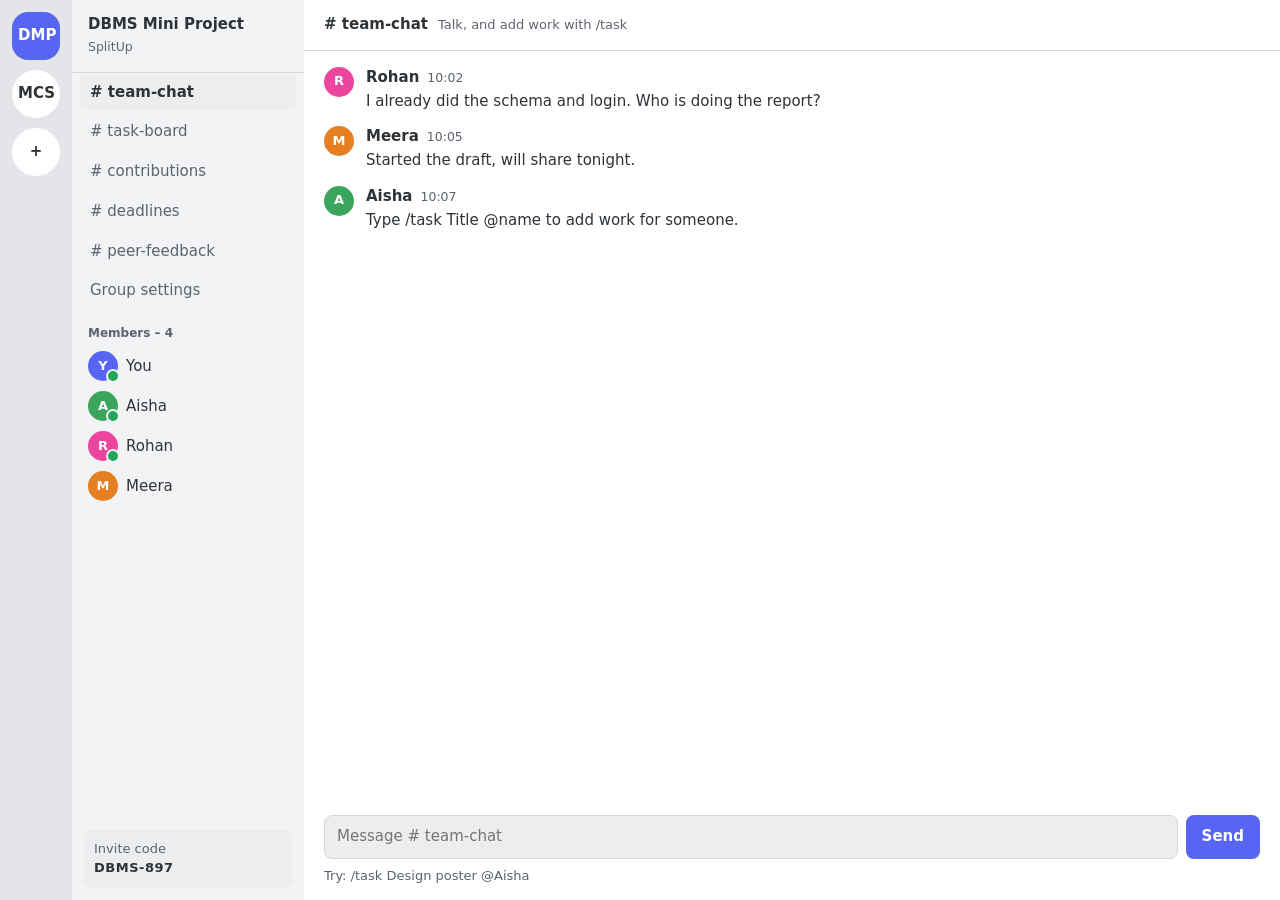
<file: index.htm>
<!DOCTYPE html>
<html lang="en">
<head>
<meta charset="utf-8">
<meta name="viewport" content="width=device-width, initial-scale=1, viewport-fit=cover">
<title>SplitUp – Group Project Coordinator</title>
<link rel="stylesheet" href="style.css">
<script src="script.js" defer></script>
</head>
<body>
<div class="app">
  <nav class="rail" id="rail" aria-label="Teams"></nav>
  <aside class="side" id="side"></aside>
  <main><div class="top" id="top"></div><div class="body" id="body"></div><div id="foot"></div></main>
</div>

</body>
</html>
</file>
<file: style.css>
:root{--bg0:#1e1f22;--bg1:#2b2d31;--bg2:#313338;--bg3:#383a40;--tx:#dbdee1;--mut:#949ba4;--acc:#5865f2;--ok:#23a55a;--warn:#f0b232;--bad:#f23f42;--line:#3f4147;
box-sizing:border-box;padding-top:env(safe-area-inset-top,0px);padding-bottom:env(safe-area-inset-bottom,0px)}
@media (prefers-color-scheme:light){:root:not([data-theme="dark"]){--bg0:#e3e5e8;--bg1:#f2f3f5;--bg2:#fff;--bg3:#ebedef;--tx:#2e3338;--mut:#5c6370;--line:#d4d7dc}}
*{box-sizing:border-box}
html,body{height:100%;margin:0}
body{background:var(--bg2);color:var(--tx);font:15px/1.45 'Segoe UI',system-ui,-apple-system,sans-serif;overflow-x:hidden}
button,input,select{font:inherit;color:inherit}
button{cursor:pointer}
:focus-visible{outline:2px solid var(--acc);outline-offset:2px}
.app{display:grid;grid-template-columns:72px 232px 1fr;height:100%}
.rail{background:var(--bg0);display:flex;flex-direction:column;align-items:center;gap:10px;padding:12px 0;overflow-y:auto}
.rail button{width:48px;height:48px;border:0;border-radius:24px;background:var(--bg2);font-weight:700;transition:border-radius .15s,background .15s}
.rail button:hover,.rail button.on{border-radius:16px;background:var(--acc);color:#fff}
.side{background:var(--bg1);display:flex;flex-direction:column;min-height:0;overflow-y:auto}
.side h2{margin:0;padding:14px 16px;font-size:15px;border-bottom:1px solid var(--line)}
.ch{display:block;width:calc(100% - 16px);margin:2px 8px;padding:7px 10px;border:0;border-radius:6px;background:none;text-align:left;color:var(--mut)}
.ch:hover{background:var(--bg3);color:var(--tx)}
.ch.on{background:var(--bg3);color:var(--tx);font-weight:600}
.lbl{padding:14px 16px 4px;color:var(--mut);font-size:12px;font-weight:600}
.mem{display:flex;align-items:center;gap:8px;padding:5px 16px}
.av{width:30px;height:30px;border-radius:50%;display:grid;place-items:center;color:#fff;font-weight:700;font-size:13px;flex:none;position:relative}
.av.on::after{content:"";position:absolute;right:-2px;bottom:-2px;width:10px;height:10px;border-radius:50%;background:var(--ok);border:2px solid var(--bg1)}
.code{margin:auto 12px 12px;padding:10px;border-radius:8px;background:var(--bg3);font-size:13px;color:var(--mut)}
.code b{color:var(--tx);letter-spacing:.5px}
main{display:flex;flex-direction:column;min-width:0;min-height:0}
.top{padding:14px 20px;border-bottom:1px solid var(--line);font-weight:700}
.top span{color:var(--mut);font-weight:400;margin-left:10px;font-size:13px}
.body{flex:1;overflow-y:auto;padding:16px 20px;min-height:0}
.msg{display:flex;gap:12px;margin:0 0 14px}
.msg b{margin-right:8px}
.msg small{color:var(--mut)}
.msg p{margin:2px 0 0;overflow-wrap:anywhere}
.bot{background:var(--acc);color:#fff;font-size:10px;padding:1px 5px;border-radius:4px;margin-right:8px;vertical-align:1px}
.composer{padding:0 20px 16px;display:flex;gap:8px}
input,select{background:var(--bg3);border:1px solid var(--line);border-radius:8px;padding:10px 12px;min-width:0}
.composer input{flex:1}
.btn{background:var(--acc);color:#fff;border:0;border-radius:8px;padding:9px 16px;font-weight:600}
.btn.ghost{background:var(--bg3);color:var(--tx)}
.btn.danger{background:var(--bad);color:#fff}
.btn.danger.ghost{background:transparent;color:var(--bad);border:1px solid var(--bad)}
.btn.small{padding:5px 9px;font-size:13px}
.hint{color:var(--mut);font-size:13px;padding:0 20px 14px;margin-top:-8px}
.board{display:grid;grid-template-columns:repeat(3,minmax(0,1fr));gap:14px}
.col{background:var(--bg1);border-radius:10px;padding:12px;min-height:120px}
.col h3{margin:0 0 10px;font-size:14px;display:flex;justify-content:space-between}
.card{background:var(--bg3);border-radius:8px;padding:10px;margin-bottom:10px;border-left:4px solid var(--acc)}
.card p{margin:0 0 8px;overflow-wrap:anywhere}
.card .meta{display:flex;justify-content:space-between;align-items:center;gap:6px;color:var(--mut);font-size:12px;flex-wrap:wrap}
.chip{padding:2px 8px;border-radius:10px;color:#fff;font-size:12px}
.mv{border:1px solid var(--line);background:none;border-radius:6px;padding:3px 8px;font-size:12px;margin-top:8px}
.mv:hover{background:var(--acc);color:#fff;border-color:var(--acc)}
.add{display:flex;gap:8px;flex-wrap:wrap;margin-bottom:16px}
.add input[type=text]{flex:1;min-width:160px}
.row{display:flex;align-items:center;gap:12px;margin-bottom:14px}
.bar{flex:1;height:14px;border-radius:7px;background:var(--bg3);overflow:hidden}
.bar i{display:block;height:100%;border-radius:7px;transition:width .4s}
.alert{background:var(--bg1);border-left:4px solid var(--warn);border-radius:8px;padding:12px 14px;margin:16px 0}
.big{font-size:44px;font-weight:800;margin:0}
.stars button{border:0;background:none;font-size:22px;color:var(--mut);padding:0 2px}
.stars button.f{color:var(--warn)}
.panel{background:var(--bg1);border-radius:10px;padding:16px;margin-bottom:14px;max-width:560px}
.panel label{display:block;margin:10px 0 4px;color:var(--mut);font-size:13px}
.panel input{width:100%}
.manage-member{display:flex;align-items:center;gap:10px;padding:8px 0;border-bottom:1px solid var(--line)}
.manage-member:last-child{border-bottom:0}
.manage-member .member-name{flex:1}
.group-actions{display:flex;gap:8px;flex-wrap:wrap}
.task-actions{display:flex;gap:6px;flex-wrap:wrap}
.tag{font-size:11px;padding:1px 6px;border-radius:4px;background:var(--bad);color:#fff}
@media (max-width:760px){
.app{grid-template-columns:1fr;grid-template-rows:auto auto 1fr}
.rail{flex-direction:row;padding:8px 10px;overflow-x:auto;overflow-y:hidden}
.rail button{flex:none;width:42px;height:42px}
.side{flex-direction:row;overflow-x:auto;overflow-y:hidden;align-items:center}
.side h2,.lbl,.mem,.code{display:none}
.ch{width:auto;margin:6px 3px;white-space:nowrap}
.board{grid-template-columns:1fr}
}
@media (prefers-reduced-motion:reduce){*{transition:none!important}}
</file>
